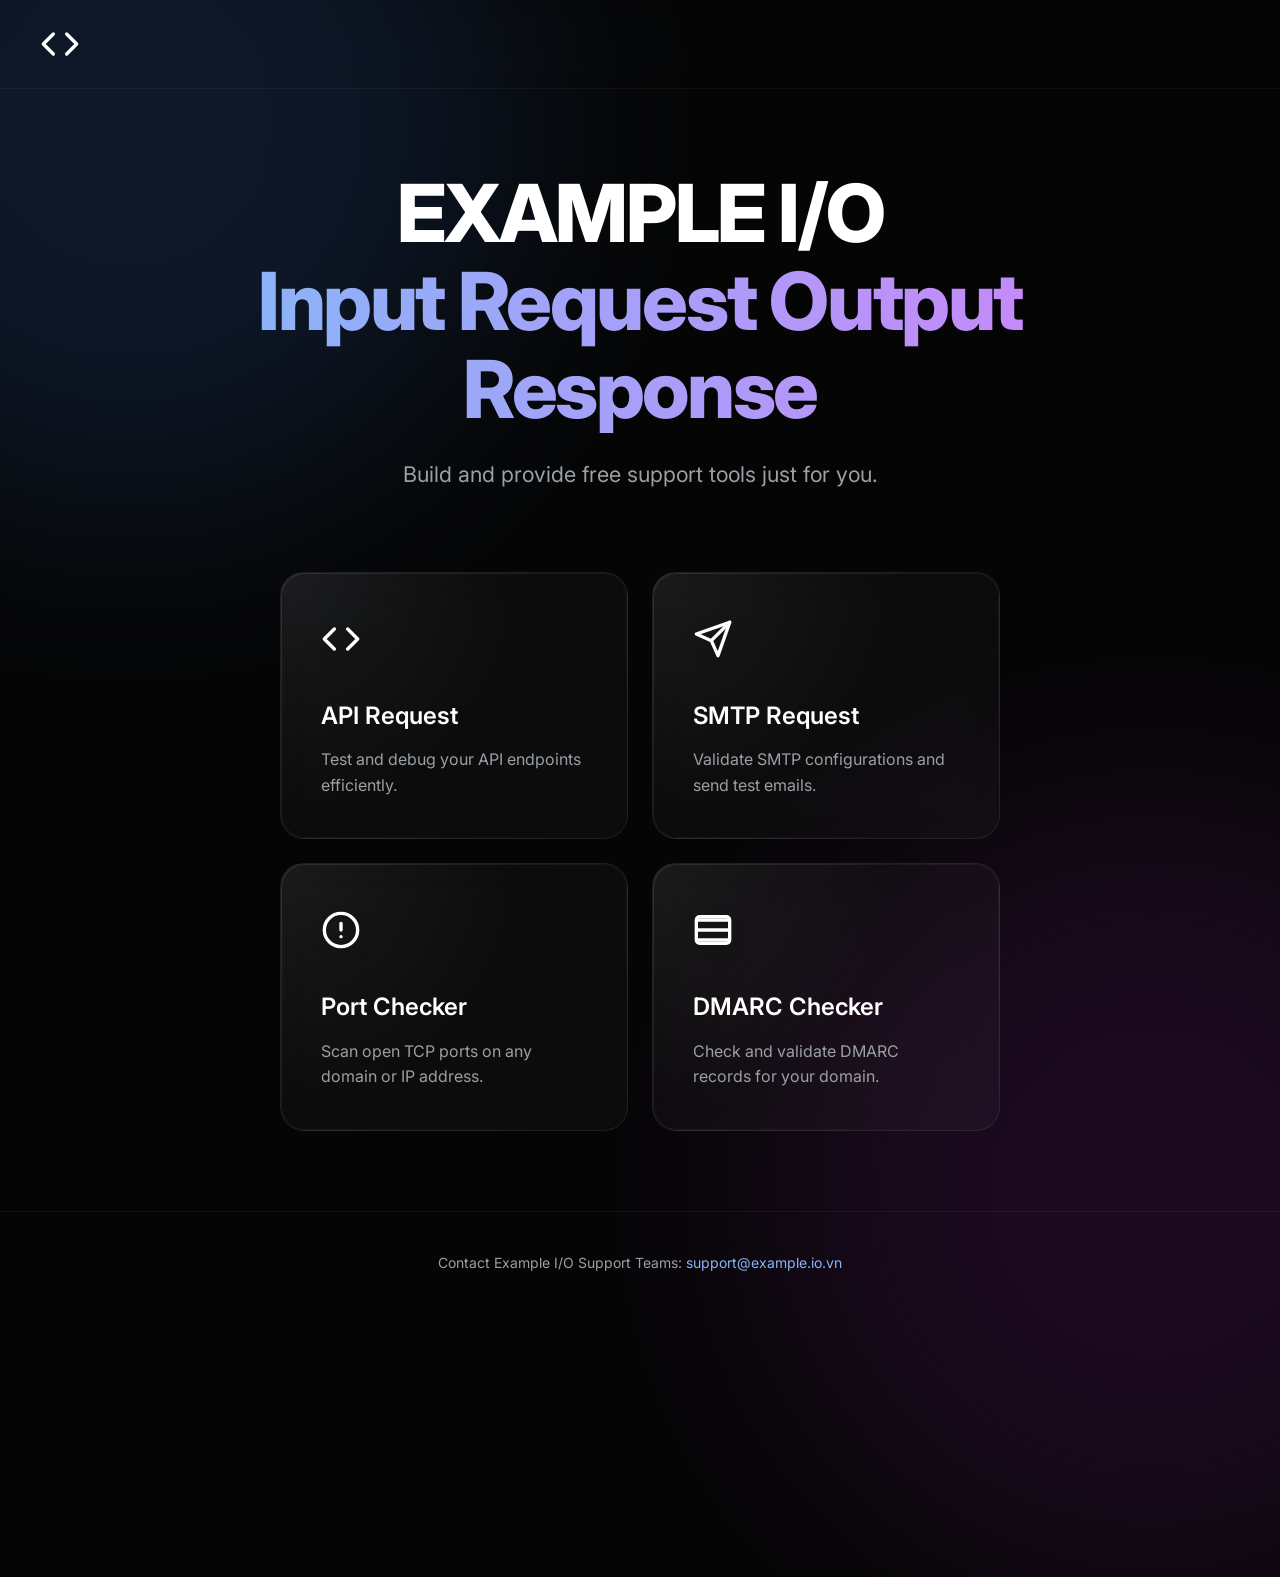
<file: index.html>
<!DOCTYPE html>
<html lang="vi">

<head>
    <meta http-equiv="Content-Type" content="text/html; charset=UTF-8">
    <meta http-equiv="X-UA-Compatible" content="IE=edge">
    <meta name="viewport" content="width=device-width, initial-scale=1">
    <title>Example I/O | API Testing</title>
    <meta name="description"
        content="Developer tools powered by AI – API Tester, SMTP Tester, Port Checker, SSL Converter.">

    <!-- SVG Favicon inline -->
    <link rel="icon"
        href="data:image/svg+xml,<svg xmlns='http://www.w3.org/2000/svg' viewBox='0 0 24 24' fill='none' stroke='%238ab4f8' stroke-width='2' stroke-linecap='round' stroke-linejoin='round'><polyline points='16 18 22 12 16 6'></polyline><polyline points='8 6 2 12 8 18'></polyline></svg>">

    <!-- Google Fonts: Inter -->
    <link rel="preconnect" href="https://fonts.googleapis.com">
    <link rel="preconnect" href="https://fonts.gstatic.com" crossorigin>
    <link href="https://fonts.googleapis.com/css2?family=Inter:wght@300;400;600;700;900&display=swap" rel="stylesheet">

    <link rel="stylesheet" href="/assets/style.css">

    <style>
        /* 4-card grid: 2 cols top, 2 cols bottom – stays balanced */
        .tools-grid {
            display: grid;
            grid-template-columns: repeat(2, 1fr);
            gap: 24px;
            width: 100%;
            max-width: 760px;
            padding: 0 20px;
        }

        @media (max-width: 640px) {
            .tools-grid {
                grid-template-columns: 1fr;
            }
        }
    </style>
</head>

<body>
    <header class="header">
        <!-- Logo nhấn → về trang chủ -->
        <a href="https://example.io.vn/" class="logo" aria-label="Về trang chủ">
            <svg xmlns="http://www.w3.org/2000/svg" width="40" height="40" viewBox="0 0 24 24" fill="none"
                stroke="currentColor" stroke-width="2" stroke-linecap="round" stroke-linejoin="round">
                <polyline points="16 18 22 12 16 6"></polyline>
                <polyline points="8 6 2 12 8 18"></polyline>
            </svg>
        </a>
    </header>

    <main class="main-content">
        <section class="hero">
            <h1 class="hero-title">EXAMPLE I/O<br><span class="highlight">Input Request Output Response</span></h1>
            <p class="hero-subtitle">Build and provide free support tools just for you.</p>
        </section>

        <section class="tools-grid">
            <!-- Card 1: API Request -->
            <a href="/api" target="_blank" class="tool-card">
                <div class="card-icon">
                    <svg xmlns="http://www.w3.org/2000/svg" width="40" height="40" viewBox="0 0 24 24" fill="none"
                        stroke="currentColor" stroke-width="2" stroke-linecap="round" stroke-linejoin="round">
                        <polyline points="16 18 22 12 16 6"></polyline>
                        <polyline points="8 6 2 12 8 18"></polyline>
                    </svg>
                </div>
                <div class="card-content">
                    <h3>API Request</h3>
                    <p>Test and debug your API endpoints efficiently.</p>
                </div>
            </a>

            <!-- Card 2: SMTP Request -->
            <a href="/smtp" target="_blank" class="tool-card">
                <div class="card-icon">
                    <svg xmlns="http://www.w3.org/2000/svg" width="40" height="40" viewBox="0 0 24 24" fill="none"
                        stroke="currentColor" stroke-width="2" stroke-linecap="round" stroke-linejoin="round">
                        <line x1="22" y1="2" x2="11" y2="13"></line>
                        <polygon points="22 2 15 22 11 13 2 9 22 2"></polygon>
                    </svg>
                </div>
                <div class="card-content">
                    <h3>SMTP Request</h3>
                    <p>Validate SMTP configurations and send test emails.</p>
                </div>
            </a>

            <!-- Card 3: Port Checker -->
            <a href="/port-checker" target="_blank" class="tool-card">
                <div class="card-icon">
                    <svg xmlns="http://www.w3.org/2000/svg" width="40" height="40" viewBox="0 0 24 24" fill="none"
                        stroke="currentColor" stroke-width="2" stroke-linecap="round" stroke-linejoin="round">
                        <circle cx="12" cy="12" r="10"></circle>
                        <line x1="12" y1="8" x2="12" y2="12"></line>
                        <line x1="12" y1="16" x2="12.01" y2="16"></line>
                    </svg>
                </div>
                <div class="card-content">
                    <h3>Port Checker</h3>
                    <p>Scan open TCP ports on any domain or IP address.</p>
                </div>
            </a>

            <!-- Card 4: DMARC Record Validation -->
            <a href="/dmarc-record-validation" target="_blank" class="tool-card">
                <div class="card-icon">
                    <svg xmlns="http://www.w3.org/2000/svg" width="40" height="40" viewBox="0 0 24 24" fill="none"
                        stroke="currentColor" stroke-width="2" stroke-linecap="round" stroke-linejoin="round">
                        <path d="M3 12h18M3 6h18M3 18h18"></path>
                        <rect x="2" y="4" width="20" height="16" rx="2"></rect>
                    </svg>
                </div>
                <div class="card-content">
                    <h3>DMARC Checker</h3>
                    <p>Check and validate DMARC records for your domain.</p>
                </div>
            </a>
        </section>
    </main>

    <footer class="footer">
        <p>Contact Example I/O Support Teams: <a
                href="mailto:support@example.io.vn">support@example.io.vn</a></p>
    </footer>

    <script src="/assets/script.js"></script>
</body>

</html>
</file>
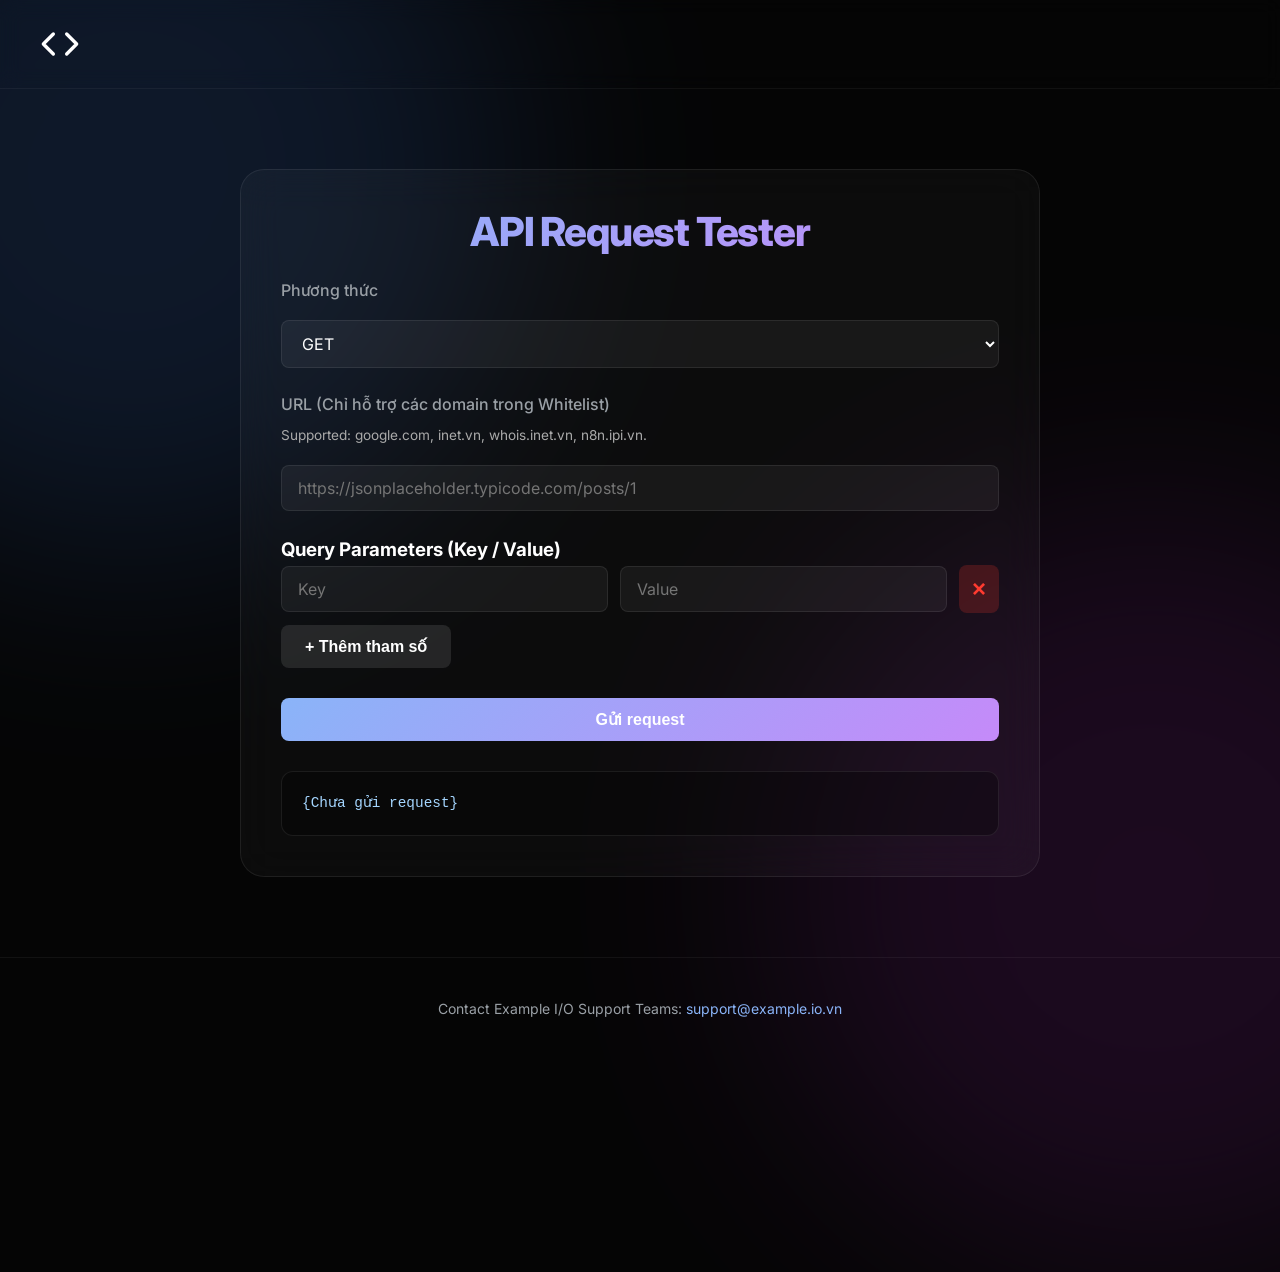
<file: api/index.html>
<!DOCTYPE html>
<html lang="vi">

<head>
    <meta charset="UTF-8">
    <meta name="viewport" content="width=device-width, initial-scale=1.0">
    <title>API Request Tester | Google Antigravity</title>
    <link rel="icon" href="data:image/svg+xml,<svg xmlns='http://www.w3.org/2000/svg' viewBox='0 0 24 24' fill='none' stroke='%238ab4f8' stroke-width='2' stroke-linecap='round' stroke-linejoin='round'><polyline points='16 18 22 12 16 6'></polyline><polyline points='8 6 2 12 8 18'></polyline></svg>">

    <!-- Google Fonts: Inter -->
    <link rel="preconnect" href="https://fonts.googleapis.com">
    <link rel="preconnect" href="https://fonts.gstatic.com" crossorigin>
    <link href="https://fonts.googleapis.com/css2?family=Inter:wght@300;400;600;700;900&display=swap" rel="stylesheet">

    <link rel="stylesheet" href="../assets/style.css?v=2">
    <style>
        /* Sub-page specifics */
        .container {
            width: 100%;
            max-width: 800px;
            background: var(--card-bg);
            border: 1px solid var(--card-border);
            border-radius: 24px;
            padding: 40px;
            backdrop-filter: blur(20px);
            -webkit-backdrop-filter: blur(20px);
            margin: 0 auto;
        }

        h2 {
            margin-bottom: 32px;
            background: var(--gradient-primary);
            -webkit-background-clip: text;
            background-clip: text;
            -webkit-text-fill-color: transparent;
        }

        .add-param-btn {
            background: rgba(255, 255, 255, 0.1);
            color: var(--text-color);
            margin-bottom: 20px;
        }

        #resultBox {
            background: rgba(0, 0, 0, 0.3);
            color: #a5d6ff;
            padding: 20px;
            border-radius: 12px;
            border: 1px solid var(--card-border);
            white-space: pre-wrap;
            /* Xuống dòng khi quá dài */
            word-break: break-word;
            /* Ngắt từ dài để không tràn */
            font-family: 'Consolas', 'Monaco', monospace;
            font-size: 0.9rem;
            margin-top: 10px;
            overflow-x: hidden;
        }
    </style>
</head>

<body>

    <header class="header">
        <a href="https://example.io.vn/" class="logo" aria-label="Về trang chủ">
            <svg xmlns="http://www.w3.org/2000/svg" width="40" height="40" viewBox="0 0 24 24" fill="none"
                stroke="currentColor" stroke-width="2" stroke-linecap="round" stroke-linejoin="round">
                <polyline points="16 18 22 12 16 6"></polyline>
                <polyline points="8 6 2 12 8 18"></polyline>
            </svg>
        </a>
    </header>

    <main class="main-content">
        <div class="container">
            <h2 class="hero-title" style="font-size: 2.5rem; text-align: center;">API Request Tester</h2>
            <div style="text-align: left;">
                <label>Phương thức</label>
                <select id="method">
                    <option value="GET">GET</option>
                    <option value="POST">POST</option>
                    <option value="PUT">PUT</option>
                    <option value="DELETE">DELETE</option>
                </select>

                <label>URL (Chỉ hỗ trợ các domain trong Whitelist)</label>
                <div style="margin-bottom: 10px; font-size: 0.85rem; color: #aaa;">
                    Supported: google.com, inet.vn, whois.inet.vn, n8n.ipi.vn.
                </div>
                <input type="text" id="url" placeholder="https://jsonplaceholder.typicode.com/posts/1">

                <h3>Query Parameters (Key / Value)</h3>

                <div id="params"></div>

                <button type="button" class="add-param-btn" onclick="addParam()">+ Thêm tham số</button>

                <div id="bodyBox">
                    <h3>Body (JSON)</h3>
                    <textarea id="body" placeholder='{"name": "John"}' rows="5"></textarea>
                </div>

                <button id="sendBtn" style="width: 100%; margin-top: 10px;">Gửi request</button>

                <h3 style="margin-top: 30px; text-align: center;"></h3>
                <pre id="resultBox">{Chưa gửi request}</pre>
            </div>
        </div>
    </main>

    <footer class="footer">
        <p>Contact Example I/O Support Teams: <a href="mailto:support@example.io.vn">support@example.io.vn</a></p>
    </footer>

    <script src="assets/js/app.js"></script>
</body>

</html>
</file>
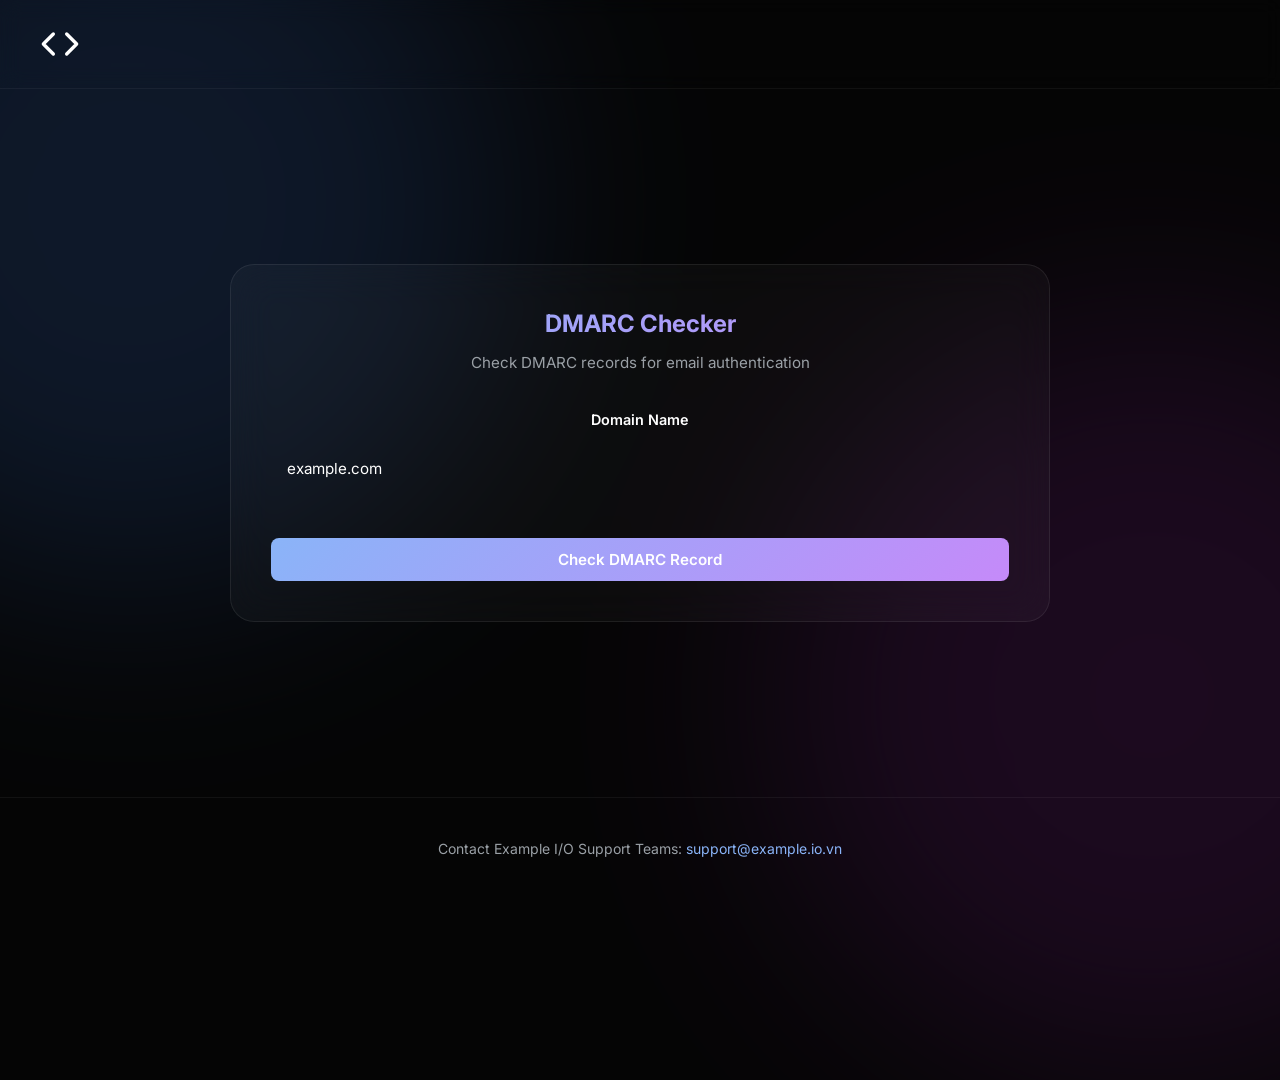
<file: dmarc-record-validation/index.html>
<!DOCTYPE html>
<html lang="vi">

<head>
    <meta charset="UTF-8">
    <meta name="viewport" content="width=device-width, initial-scale=1.0">
    <title>DMARC Checker | Example I/O</title>
    <meta name="description" content="Check DMARC records for your domain. Validate email authentication and generate DMARC policies.">

    <!-- SVG Favicon -->
    <link rel="icon" href="data:image/svg+xml,<svg xmlns='http://www.w3.org/2000/svg' viewBox='0 0 24 24' fill='none' stroke='%238ab4f8' stroke-width='2' stroke-linecap='round' stroke-linejoin='round'><path d='M3 12h18M3 6h18M3 18h18'></path><rect x='2' y='4' width='20' height='16' rx='2'></rect></svg>">

    <!-- Google Fonts: Inter -->
    <link rel="preconnect" href="https://fonts.googleapis.com">
    <link rel="preconnect" href="https://fonts.gstatic.com" crossorigin>
    <link href="https://fonts.googleapis.com/css2?family=Inter:wght@300;400;600;700;900&display=swap" rel="stylesheet">

    <link rel="stylesheet" href="../assets/style.css">
    <style>
        .container {
            width: 100%;
            max-width: 820px;
            background: var(--card-bg);
            border: 1px solid var(--card-border);
            border-radius: 24px;
            padding: 40px;
            backdrop-filter: blur(20px);
            -webkit-backdrop-filter: blur(20px);
            margin: 0 auto;
        }

        h2 {
            margin-bottom: 8px;
            background: var(--gradient-primary);
            -webkit-background-clip: text;
            background-clip: text;
            -webkit-text-fill-color: transparent;
            text-align: center;
        }

        .subtitle {
            text-align: center;
            color: var(--text-secondary);
            font-size: 0.95rem;
            margin-bottom: 32px;
        }

        .form-group {
            margin-bottom: 24px;
        }

        label {
            display: block;
            font-size: 0.9rem;
            font-weight: 600;
            margin-bottom: 8px;
            color: var(--text-primary);
        }

        input[type="text"] {
            width: 100%;
            padding: 12px 16px;
            border: 1px solid var(--input-border);
            border-radius: 8px;
            background: var(--input-bg);
            color: var(--text-primary);
            font-family: 'Inter', sans-serif;
            font-size: 0.95rem;
            transition: all 0.2s;
        }

        input[type="text"]:focus {
            outline: none;
            border-color: var(--primary-color);
            background: var(--input-bg);
            box-shadow: 0 0 0 3px rgba(138, 180, 248, 0.1);
        }

        input[type="text"]::placeholder {
            color: var(--text-tertiary);
        }

        .button-group {
            display: flex;
            gap: 12px;
            flex-direction: column;
        }

        button {
            padding: 12px 24px;
            border: none;
            border-radius: 8px;
            font-size: 0.95rem;
            font-weight: 600;
            cursor: pointer;
            transition: all 0.2s;
            font-family: 'Inter', sans-serif;
        }

        .btn-primary {
            background: var(--gradient-primary);
            color: white;
        }

        .btn-primary:hover {
            transform: translateY(-2px);
            box-shadow: 0 8px 16px rgba(138, 180, 248, 0.3);
        }

        .btn-primary:active {
            transform: translateY(0);
        }

        .btn-secondary {
            background: var(--button-secondary-bg);
            color: var(--text-primary);
            border: 1px solid var(--button-secondary-border);
        }

        .btn-secondary:hover {
            background: var(--button-secondary-hover);
        }

        .result-section {
            margin-top: 32px;
            padding-top: 32px;
            border-top: 1px solid var(--divider);
        }

        .result-section h3 {
            margin-bottom: 16px;
            color: var(--text-primary);
            font-size: 1.1rem;
        }

        .result-box {
            background: var(--code-bg);
            border: 1px solid var(--code-border);
            border-radius: 8px;
            padding: 16px;
            font-family: 'Courier New', monospace;
            font-size: 0.85rem;
            overflow-x: auto;
            color: var(--text-primary);
            white-space: pre-wrap;
            word-break: break-all;
            margin-bottom: 16px;
        }

        .status {
            display: flex;
            align-items: center;
            gap: 8px;
            padding: 12px;
            border-radius: 8px;
            margin-bottom: 16px;
            font-size: 0.95rem;
        }

        .status.success {
            background: rgba(76, 175, 80, 0.1);
            color: #4caf50;
            border: 1px solid rgba(76, 175, 80, 0.3);
        }

        .status.error {
            background: rgba(244, 67, 54, 0.1);
            color: #f44336;
            border: 1px solid rgba(244, 67, 54, 0.3);
        }

        .status.info {
            background: rgba(33, 150, 243, 0.1);
            color: #2196f3;
            border: 1px solid rgba(33, 150, 243, 0.3);
        }

        .status-icon {
            font-size: 1.2rem;
        }

        .loader {
            display: none;
            width: 20px;
            height: 20px;
            border: 2px solid var(--text-tertiary);
            border-top: 2px solid var(--primary-color);
            border-radius: 50%;
            animation: spin 0.8s linear infinite;
            margin: 0 auto;
        }

        @keyframes spin {
            0% { transform: rotate(0deg); }
            100% { transform: rotate(360deg); }
        }

        .hidden {
            display: none !important;
        }

        .dmarc-details {
            margin-top: 16px;
            padding: 16px;
            background: var(--card-bg);
            border-radius: 8px;
            border: 1px solid var(--card-border);
        }

        .dmarc-details h4 {
            margin-top: 0;
            margin-bottom: 8px;
            color: var(--text-primary);
            font-size: 0.9rem;
        }

        .dmarc-details p {
            margin: 4px 0;
            font-size: 0.85rem;
            color: var(--text-secondary);
        }

        .generate-section {
            margin-top: 24px;
            padding: 20px;
            background: rgba(138, 180, 248, 0.05);
            border: 1px solid var(--primary-color);
            border-radius: 8px;
        }

        .generate-section h4 {
            margin-top: 0;
            color: var(--text-primary);
        }

        .dmarc-example {
            background: var(--code-bg);
            padding: 12px;
            border-radius: 6px;
            font-family: 'Courier New', monospace;
            font-size: 0.8rem;
            overflow-x: auto;
            color: var(--text-primary);
            margin: 8px 0;
            line-height: 1.6;
        }
    </style>
</head>

<body>
    <header class="header">
        <a href="/" class="logo" aria-label="Về trang chủ">
            <svg xmlns="http://www.w3.org/2000/svg" width="40" height="40" viewBox="0 0 24 24" fill="none"
                stroke="currentColor" stroke-width="2" stroke-linecap="round" stroke-linejoin="round">
                <polyline points="16 18 22 12 16 6"></polyline>
                <polyline points="8 6 2 12 8 18"></polyline>
            </svg>
        </a>
    </header>

    <main class="main-content">
        <div class="container">
            <h2>DMARC Checker</h2>
            <p class="subtitle">Check DMARC records for email authentication</p>

            <div class="form-group">
                <label for="domain">Domain Name</label>
                <input type="text" id="domain" placeholder="example.com" value="">
            </div>

            <div class="button-group">
                <button class="btn-primary" id="checkBtn">Check DMARC Record</button>
            </div>

            <div class="loader" id="loader"></div>

            <!-- Result Section -->
            <div id="resultSection" class="result-section hidden">
                <div id="statusBox"></div>
                <div id="resultContent"></div>
            </div>
        </div>
    </main>

    <footer class="footer">
        <p>Contact Example I/O Support Teams: <a href="mailto:support@example.io.vn">support@example.io.vn</a></p>
    </footer>

    <script>
        const domainInput = document.getElementById('domain');
        const checkBtn = document.getElementById('checkBtn');
        const loader = document.getElementById('loader');
        const resultSection = document.getElementById('resultSection');
        const statusBox = document.getElementById('statusBox');
        const resultContent = document.getElementById('resultContent');

        checkBtn.addEventListener('click', checkDMARCRecord);
        domainInput.addEventListener('keypress', (e) => {
            if (e.key === 'Enter') checkDMARCRecord();
        });

        async function checkDMARCRecord() {
            const domain = domainInput.value.trim();
            if (!domain) {
                showError('Vui lòng nhập tên miền');
                return;
            }

            loader.style.display = 'block';
            resultSection.classList.add('hidden');
            checkBtn.disabled = true;

            try {
                const response = await fetch('check.php', {
                    method: 'POST',
                    headers: { 'Content-Type': 'application/x-www-form-urlencoded' },
                    body: 'domain=' + encodeURIComponent(domain)
                });

                const data = await response.json();
                loader.style.display = 'none';

                if (data.error) {
                    showError(data.error);
                } else if (data.found) {
                    showSuccess(data.domain, data.record);
                } else {
                    showNotFound(data.domain);
                }
            } catch (error) {
                loader.style.display = 'none';
                showError('Lỗi khi kiểm tra: ' + error.message);
            } finally {
                checkBtn.disabled = false;
            }
        }

        function showError(message) {
            resultSection.classList.remove('hidden');
            statusBox.innerHTML = `<div class="status error"><span class="status-icon">✕</span> <span>${message}</span></div>`;
            resultContent.innerHTML = '';
        }

        function showSuccess(domain, record) {
            resultSection.classList.remove('hidden');
            statusBox.innerHTML = `<div class="status success"><span class="status-icon">✓</span> <span>Tìm thấy bản ghi DMARC cho ${domain}</span></div>`;

            resultContent.innerHTML = `
                <h3>DMARC Record</h3>
                <div class="result-box">${escapeHtml(record)}</div>
                <div class="dmarc-details">
                    <h4>Các Thông Tin:</h4>
                    <p><strong>Domain:</strong> ${escapeHtml(domain)}</p>
                    <p><strong>Loại bản ghi:</strong> DNS TXT</p>
                    <p><strong>Tên bản ghi:</strong> _dmarc.${escapeHtml(domain)}</p>
                </div>
            `;
        }

        function showNotFound(domain) {
            resultSection.classList.remove('hidden');
            statusBox.innerHTML = `<div class="status info"><span class="status-icon">ℹ</span> <span>Không tìm thấy bản ghi DMARC cho ${domain}</span></div>`;

            resultContent.innerHTML = `
                <div class="generate-section">
                    <h4>📋 Tạo bản ghi DMARC</h4>
                    <p>Miền này chưa có bản ghi DMARC. Bạn có thể thêm bản ghi DMARC sau đây vào DNS:</p>
                    
                    <h4 style="margin-top: 16px;">Bản ghi DMARC cơ bản:</h4>
                    <div class="dmarc-example">v=DMARC1; p=none; rua=mailto:admin@${escapeHtml(domain)}</div>
                    
                    <h4>Bản ghi DMARC với chính sách:</h4>
                    <div class="dmarc-example">v=DMARC1; p=quarantine; rua=mailto:admin@${escapeHtml(domain)}; ruf=mailto:admin@${escapeHtml(domain)}; fo=1</div>

                    <h4>Bản ghi DMARC nghiêm ngặt:</h4>
                    <div class="dmarc-example">v=DMARC1; p=reject; rua=mailto:admin@${escapeHtml(domain)}; ruf=mailto:admin@${escapeHtml(domain)}; fo=1</div>

                    <h4>Hướng dẫn thêm DMARC vào DNS:</h4>
                    <ol style="font-size: 0.85rem; color: var(--text-secondary); margin-top: 12px;">
                        <li>Đăng nhập vào Bảng điều khiển DNS của bạn</li>
                        <li>Tạo bản ghi TXT mới</li>
                        <li>Đặt tên bản ghi là: <code style="background: var(--code-bg); padding: 2px 6px; border-radius: 4px;">_dmarc</code></li>
                        <li>Sao chép bản ghi DMARC ở trên vào giá trị TXT</li>
                        <li>Lưu thay đổi (có thể mất 24-48 giờ để cập nhật toàn cầu)</li>
                        <li>Quay lại trang này để xác nhận bản ghi đã được thêm</li>
                    </ol>
                </div>
            `;
        }

        function escapeHtml(text) {
            const div = document.createElement('div');
            div.textContent = text;
            return div.innerHTML;
        }
    </script>
</body>

</html>
</file>
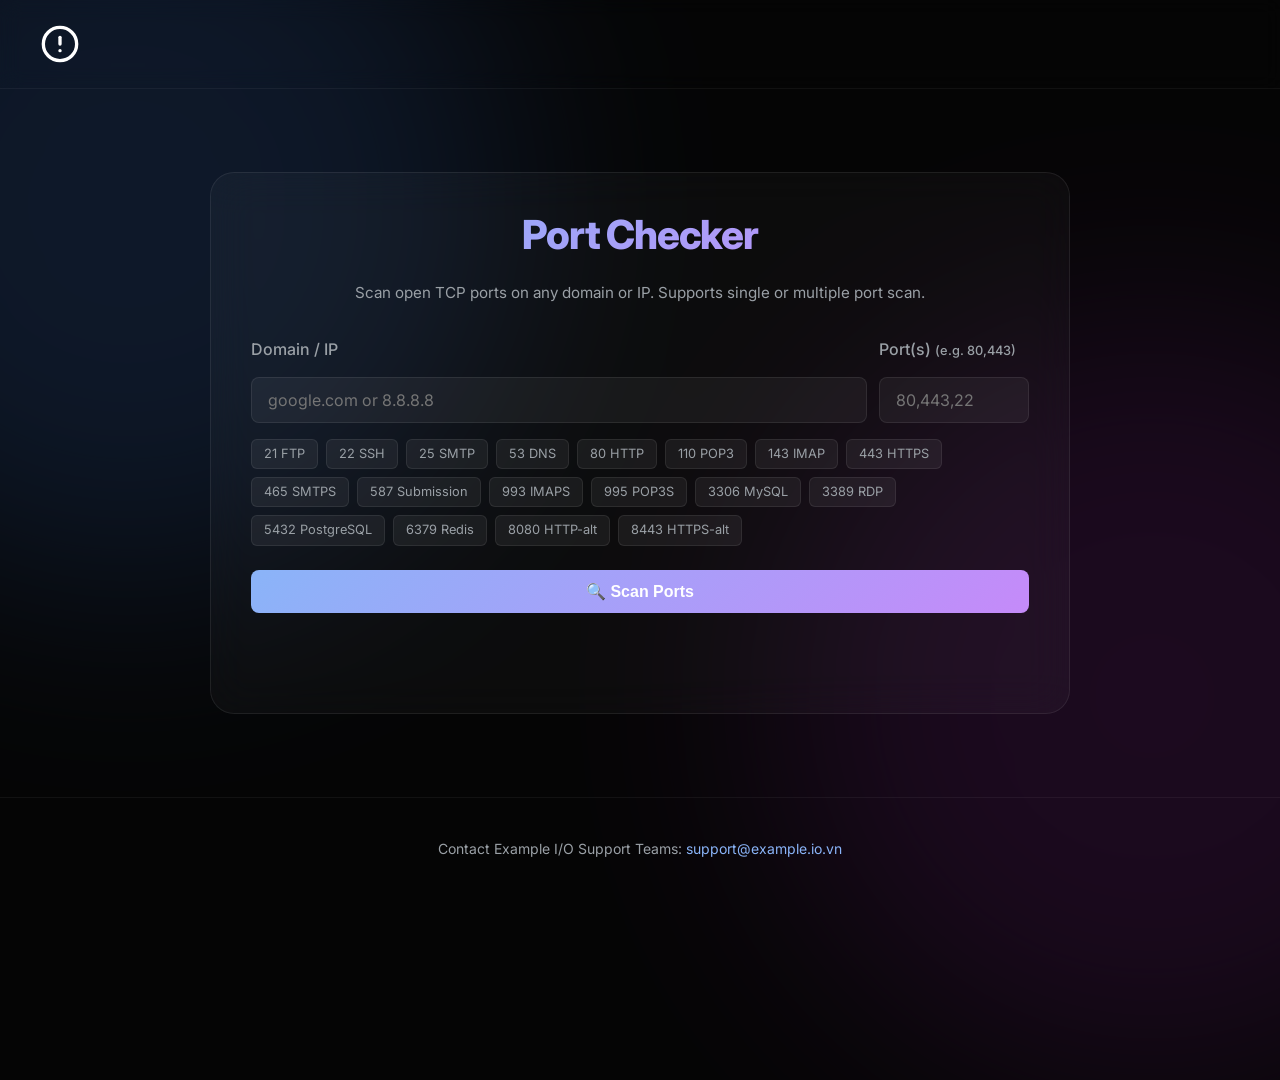
<file: port-checker/index.html>
<!DOCTYPE html>
<html lang="vi">

<head>
    <meta charset="UTF-8">
    <meta name="viewport" content="width=device-width, initial-scale=1.0">
    <title>Port Checker | Google Antigravity</title>
    <meta name="description" content="Scan open TCP ports on any domain or IP address. Works like dnschecker.org port scanner.">

    <!-- SVG Favicon -->
    <link rel="icon" href="data:image/svg+xml,<svg xmlns='http://www.w3.org/2000/svg' viewBox='0 0 24 24' fill='none' stroke='%238ab4f8' stroke-width='2' stroke-linecap='round' stroke-linejoin='round'><circle cx='12' cy='12' r='10'></circle><line x1='12' y1='8' x2='12' y2='12'></line><line x1='12' y1='16' x2='12.01' y2='16'></line></svg>">

    <!-- Google Fonts: Inter -->
    <link rel="preconnect" href="https://fonts.googleapis.com">
    <link rel="preconnect" href="https://fonts.gstatic.com" crossorigin>
    <link href="https://fonts.googleapis.com/css2?family=Inter:wght@300;400;600;700;900&display=swap" rel="stylesheet">

    <link rel="stylesheet" href="../assets/style.css">
    <style>
        .container {
            width: 100%;
            max-width: 860px;
            background: var(--card-bg);
            border: 1px solid var(--card-border);
            border-radius: 24px;
            padding: 40px;
            backdrop-filter: blur(20px);
            -webkit-backdrop-filter: blur(20px);
            margin: 0 auto;
        }

        h2 {
            margin-bottom: 8px;
            background: var(--gradient-primary);
            -webkit-background-clip: text;
            background-clip: text;
            -webkit-text-fill-color: transparent;
            text-align: center;
        }

        .subtitle {
            text-align: center;
            color: var(--text-secondary);
            font-size: 0.95rem;
            margin-bottom: 32px;
        }

        .input-row {
            display: flex;
            gap: 12px;
            align-items: flex-end;
            margin-bottom: 16px;
        }

        .input-row .field {
            flex: 1;
        }

        .input-row .field-port {
            flex: 0 0 150px;
        }

        .input-row input, .input-row select {
            margin: 6px 0 0;
        }

        /* Quick-pick port buttons */
        .quick-ports {
            display: flex;
            flex-wrap: wrap;
            gap: 8px;
            margin-bottom: 24px;
        }

        .port-tag {
            background: rgba(255,255,255,0.06);
            border: 1px solid var(--card-border);
            border-radius: 6px;
            padding: 4px 12px;
            font-size: 0.8rem;
            color: var(--text-secondary);
            cursor: pointer;
            transition: all 0.2s ease;
            user-select: none;
        }

        .port-tag:hover {
            background: rgba(138,180,248,0.12);
            border-color: var(--accent-color);
            color: var(--accent-color);
        }

        .port-tag.active {
            background: rgba(138,180,248,0.18);
            border-color: var(--accent-color);
            color: var(--accent-color);
        }

        /* Result table */
        .result-table {
            width: 100%;
            border-collapse: collapse;
            margin-top: 24px;
            font-size: 0.9rem;
        }

        .result-table th {
            text-align: left;
            padding: 10px 14px;
            border-bottom: 1px solid var(--card-border);
            color: var(--text-secondary);
            font-weight: 600;
            font-size: 0.8rem;
            text-transform: uppercase;
            letter-spacing: 0.05em;
        }

        .result-table td {
            padding: 12px 14px;
            border-bottom: 1px solid rgba(255,255,255,0.04);
            vertical-align: middle;
        }

        .badge {
            display: inline-flex;
            align-items: center;
            gap: 6px;
            padding: 4px 12px;
            border-radius: 999px;
            font-size: 0.8rem;
            font-weight: 600;
        }

        .badge-open {
            background: rgba(52, 199, 89, 0.15);
            color: #34c759;
            border: 1px solid rgba(52, 199, 89, 0.3);
        }

        .badge-closed {
            background: rgba(255, 59, 48, 0.15);
            color: #ff3b30;
            border: 1px solid rgba(255, 59, 48, 0.3);
        }

        .badge-checking {
            background: rgba(255, 204, 0, 0.12);
            color: #ffcc00;
            border: 1px solid rgba(255, 204, 0, 0.25);
        }

        .latency {
            color: var(--text-secondary);
            font-size: 0.82rem;
        }

        #scanBtn {
            min-width: 130px;
        }

        .result-area {
            min-height: 60px;
        }

        .error-msg {
            color: #ff6b6b;
            padding: 16px;
            text-align: center;
            font-size: 0.9rem;
        }

        @media (max-width: 600px) {
            .input-row { flex-direction: column; }
            .input-row .field-port { flex: 1 1 100%; }
        }
    </style>
</head>

<body>
    <header class="header">
        <a href="https://example.io.vn/" class="logo" aria-label="Về trang chủ">
            <svg xmlns="http://www.w3.org/2000/svg" width="40" height="40" viewBox="0 0 24 24" fill="none"
                stroke="currentColor" stroke-width="2" stroke-linecap="round" stroke-linejoin="round">
                <circle cx="12" cy="12" r="10"></circle>
                <line x1="12" y1="8" x2="12" y2="12"></line>
                <line x1="12" y1="16" x2="12.01" y2="16"></line>
            </svg>
        </a>
    </header>

    <main class="main-content">
        <div class="container">
            <h2 class="hero-title" style="font-size:2.5rem;">Port Checker</h2>
            <p class="subtitle">Scan open TCP ports on any domain or IP. Supports single or multiple port scan.</p>

            <div style="text-align:left;">
                <div class="input-row">
                    <div class="field">
                        <label>Domain / IP</label>
                        <input type="text" id="host" placeholder="google.com or 8.8.8.8" autocomplete="off">
                    </div>
                    <div class="field-port">
                        <label>Port(s) <span style="color:var(--text-secondary);font-size:0.8rem;">(e.g. 80,443)</span></label>
                        <input type="text" id="ports" placeholder="80,443,22">
                    </div>
                </div>

                <!-- Quick-pick common ports -->
                <div class="quick-ports" id="quickPorts">
                    <span class="port-tag" data-port="21">21 FTP</span>
                    <span class="port-tag" data-port="22">22 SSH</span>
                    <span class="port-tag" data-port="25">25 SMTP</span>
                    <span class="port-tag" data-port="53">53 DNS</span>
                    <span class="port-tag" data-port="80">80 HTTP</span>
                    <span class="port-tag" data-port="110">110 POP3</span>
                    <span class="port-tag" data-port="143">143 IMAP</span>
                    <span class="port-tag" data-port="443">443 HTTPS</span>
                    <span class="port-tag" data-port="465">465 SMTPS</span>
                    <span class="port-tag" data-port="587">587 Submission</span>
                    <span class="port-tag" data-port="993">993 IMAPS</span>
                    <span class="port-tag" data-port="995">995 POP3S</span>
                    <span class="port-tag" data-port="3306">3306 MySQL</span>
                    <span class="port-tag" data-port="3389">3389 RDP</span>
                    <span class="port-tag" data-port="5432">5432 PostgreSQL</span>
                    <span class="port-tag" data-port="6379">6379 Redis</span>
                    <span class="port-tag" data-port="8080">8080 HTTP-alt</span>
                    <span class="port-tag" data-port="8443">8443 HTTPS-alt</span>
                </div>

                <button id="scanBtn" onclick="startScan()" style="width:100%;">🔍 Scan Ports</button>

                <div class="result-area" id="resultArea"></div>
            </div>
        </div>
    </main>

    <footer class="footer">
        <p>Contact Example I/O Support Teams: <a href="mailto:support@example.io.vn">support@example.io.vn</a></p>
    </footer>

    <script src="../assets/script.js"></script>
    <script>
        // Quick-pick tags toggle
        document.querySelectorAll('.port-tag').forEach(tag => {
            tag.addEventListener('click', () => {
                const port = tag.dataset.port;
                const portsInput = document.getElementById('ports');
                const current = portsInput.value.split(',').map(p => p.trim()).filter(Boolean);

                if (tag.classList.contains('active')) {
                    const updated = current.filter(p => p !== port);
                    portsInput.value = updated.join(',');
                    tag.classList.remove('active');
                } else {
                    current.push(port);
                    portsInput.value = current.join(',');
                    tag.classList.add('active');
                }
            });
        });

        // Enter key → Scan
        ['host', 'ports'].forEach(id => {
            document.getElementById(id).addEventListener('keydown', e => {
                if (e.key === 'Enter') startScan();
            });
        });

        async function startScan() {
            const host = document.getElementById('host').value.trim();
            const portsRaw = document.getElementById('ports').value.trim();
            const resultArea = document.getElementById('resultArea');
            const btn = document.getElementById('scanBtn');

            if (!host) { resultArea.innerHTML = '<p class="error-msg">⚠️ Vui lòng nhập Domain hoặc IP.</p>'; return; }
            if (!portsRaw) { resultArea.innerHTML = '<p class="error-msg">⚠️ Vui lòng nhập ít nhất một port.</p>'; return; }

            // Parse & validate ports
            const ports = [...new Set(
                portsRaw.split(',')
                    .map(p => parseInt(p.trim(), 10))
                    .filter(p => !isNaN(p) && p >= 1 && p <= 65535)
            )];

            if (ports.length === 0) { resultArea.innerHTML = '<p class="error-msg">⚠️ Không có port hợp lệ (range: 1–65535).</p>'; return; }
            if (ports.length > 20) { resultArea.innerHTML = '<p class="error-msg">⚠️ Tối đa 20 ports mỗi lần scan.</p>'; return; }

            btn.disabled = true;
            btn.textContent = '⏳ Scanning...';

            // Build initial "checking" table
            resultArea.innerHTML = buildTable(host, ports.map(port => ({ port, status: 'checking', latency: null })));

            // Scan each port concurrently
            const promises = ports.map(port => checkPort(host, port));
            const results = await Promise.all(promises);

            // Update table with results
            resultArea.innerHTML = buildTable(host, results);
            btn.disabled = false;
            btn.textContent = '🔍 Scan Ports';
        }

        async function checkPort(host, port) {
            try {
                const res = await fetch('check.php', {
                    method: 'POST',
                    headers: { 'Content-Type': 'application/json' },
                    body: JSON.stringify({ host, port })
                });

                // Đọc raw text trước để debug nếu không phải JSON
                const text = await res.text();
                let data;
                try {
                    data = JSON.parse(text);
                } catch {
                    // Server trả HTML (lỗi PHP / 500 / 403)
                    console.error('check.php non-JSON response:', text.substring(0, 200));
                    return { port, status: 'error', message: 'Server error (HTTP ' + res.status + ')', latency: null };
                }

                if (data.error) return { port, status: 'error', message: data.error, latency: null };
                return { port, status: data.open ? 'open' : 'closed', latency: data.latency_ms };
            } catch (e) {
                return { port, status: 'error', message: 'Network error: ' + e.message, latency: null };
            }
        }

        function buildTable(host, results) {
            const SERVICE_MAP = {
                21:'FTP', 22:'SSH', 23:'Telnet', 25:'SMTP', 53:'DNS', 80:'HTTP',
                110:'POP3', 143:'IMAP', 443:'HTTPS', 465:'SMTPS', 587:'Submission',
                993:'IMAPS', 995:'POP3S', 3306:'MySQL', 3389:'RDP',
                5432:'PostgreSQL', 6379:'Redis', 8080:'HTTP-alt', 8443:'HTTPS-alt'
            };

            let rows = results.map(r => {
                let badge = '';
                if (r.status === 'checking') {
                    badge = '<span class="badge badge-checking">⏳ Checking...</span>';
                } else if (r.status === 'open') {
                    badge = '<span class="badge badge-open">✔ Open</span>';
                } else if (r.status === 'closed') {
                    badge = '<span class="badge badge-closed">✖ Closed</span>';
                } else {
                    badge = `<span class="badge badge-closed">⚠ ${r.message || 'Error'}</span>`;
                }
                const latencyCell = r.latency !== null ? `<span class="latency">${r.latency} ms</span>` : '—';
                const service = SERVICE_MAP[r.port] || '—';
                return `<tr>
                    <td><strong>${r.port}</strong></td>
                    <td style="color:var(--text-secondary)">${service}</td>
                    <td>${badge}</td>
                    <td>${latencyCell}</td>
                </tr>`;
            }).join('');

            return `
            <table class="result-table">
                <thead>
                    <tr>
                        <th>Port</th>
                        <th>Service</th>
                        <th>Status</th>
                        <th>Latency</th>
                    </tr>
                </thead>
                <tbody>${rows}</tbody>
            </table>`;
        }
    </script>
</body>

</html>
</file>
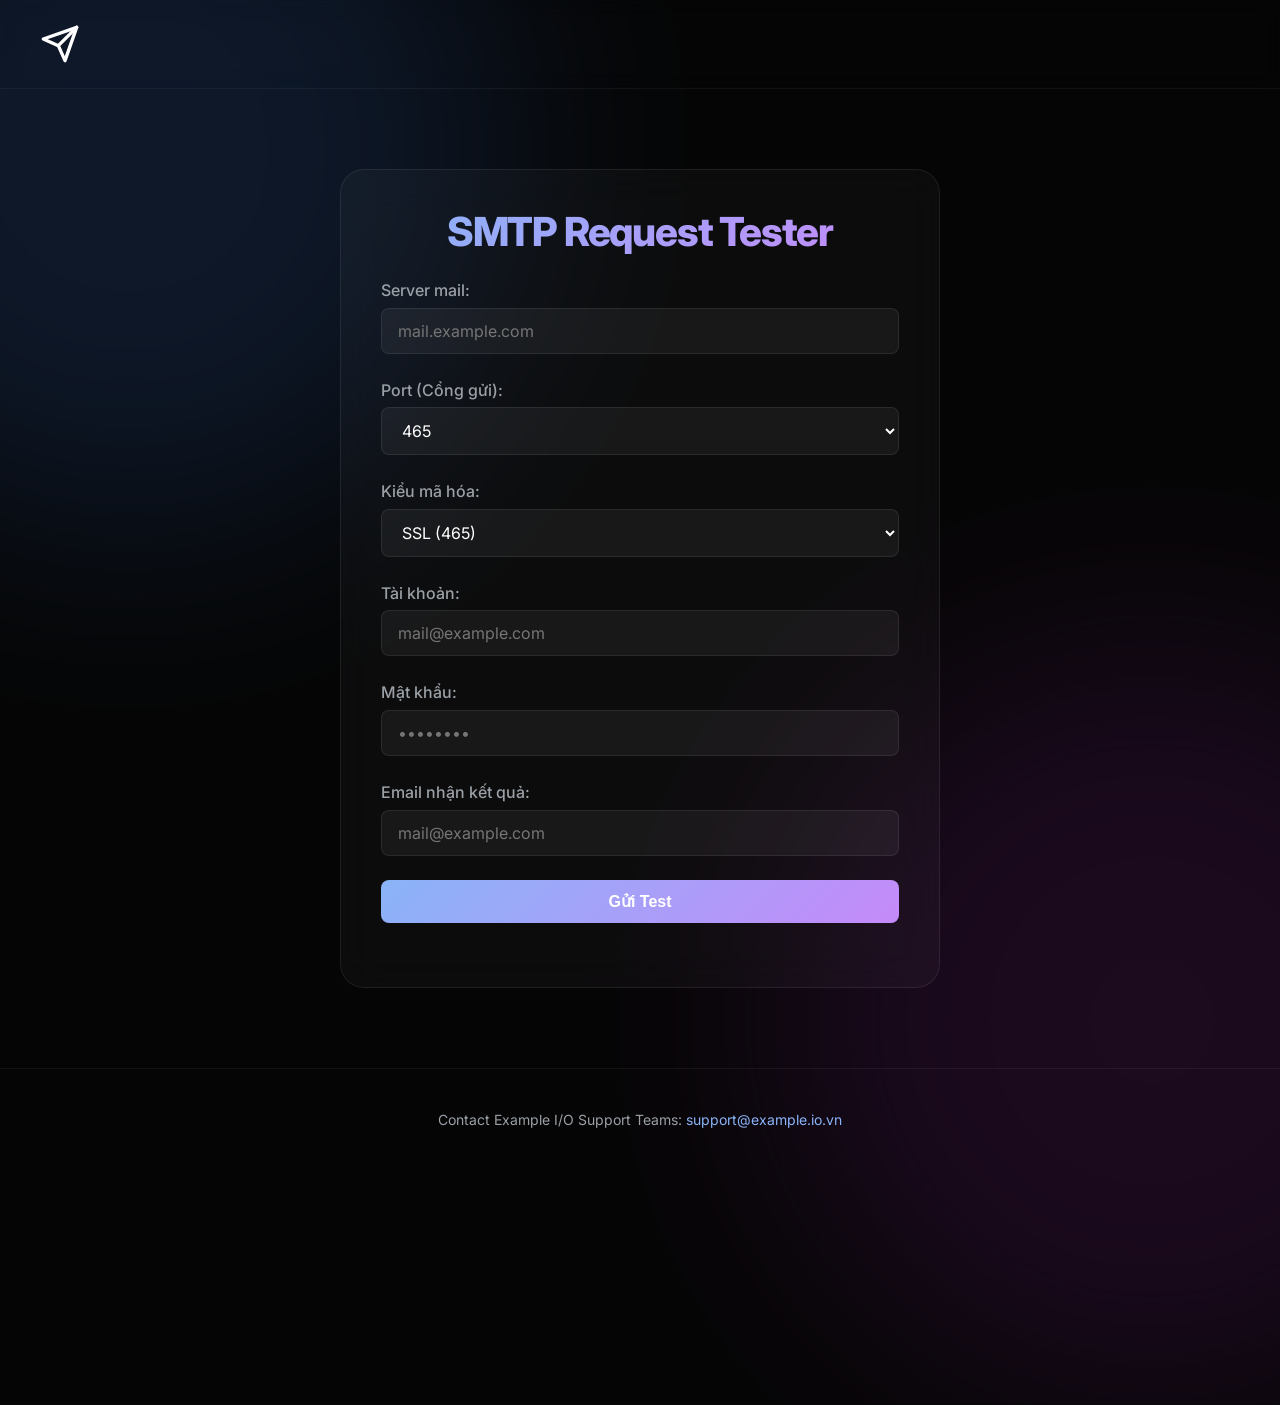
<file: smtp/index.html>
<!DOCTYPE html>
<html lang="vi">

<head>
    <meta charset="UTF-8">
    <meta name="viewport" content="width=device-width, initial-scale=1.0">
    <title>SMTP Request Tester | Google Antigravity</title>
    <link rel="icon" href="data:image/svg+xml,<svg xmlns='http://www.w3.org/2000/svg' viewBox='0 0 24 24' fill='none' stroke='%238ab4f8' stroke-width='2' stroke-linecap='round' stroke-linejoin='round'><line x1='22' y1='2' x2='11' y2='13'></line><polygon points='22 2 15 22 11 13 2 9 22 2'></polygon></svg>">

    <!-- Google Fonts: Inter -->
    <link rel="preconnect" href="https://fonts.googleapis.com">
    <link rel="preconnect" href="https://fonts.gstatic.com" crossorigin>
    <link href="https://fonts.googleapis.com/css2?family=Inter:wght@300;400;600;700;900&display=swap" rel="stylesheet">

    <link rel="stylesheet" href="../assets/style.css?v=2">
    <style>
        /* Sub-page specifics */
        .container {
            width: 100%;
            max-width: 600px;
            background: var(--card-bg);
            border: 1px solid var(--card-border);
            border-radius: 24px;
            padding: 40px;
            backdrop-filter: blur(20px);
            -webkit-backdrop-filter: blur(20px);
            margin: 0 auto;
        }

        h2 {
            margin-bottom: 32px;
            background: var(--gradient-primary);
            -webkit-background-clip: text;
            background-clip: text;
            -webkit-text-fill-color: transparent;
            text-align: center;
        }

        .form-group {
            margin-bottom: 12px;
            text-align: left;
        }

        .form-group label {
            margin-bottom: 0;
            display: block;
        }

        .form-group input,
        .form-group select {
            margin-top: 4px;
            margin-bottom: 12px;
        }
    </style>
</head>

<body>

    <header class="header">
        <a href="https://example.io.vn/" class="logo" aria-label="Về trang chủ">
            <svg xmlns="http://www.w3.org/2000/svg" width="40" height="40" viewBox="0 0 24 24" fill="none" stroke="currentColor"
                stroke-width="2" stroke-linecap="round" stroke-linejoin="round">
                <line x1="22" y1="2" x2="11" y2="13"></line>
                <polygon points="22 2 15 22 11 13 2 9 22 2"></polygon>
            </svg>
        </a>
    </header>

    <main class="main-content">
        <div class="container">
            <h2 class="hero-title" style="font-size: 2.5rem;">SMTP Request Tester</h2>

            <form id="smtp-form">
                <div class="form-group">
                    <label>Server mail:</label>
                    <input type="text" name="smtp_host" placeholder="mail.example.com" required>
                </div>

                <div class="form-group">
                    <label>Port (Cổng gửi):</label>
                    <select name="smtp_port" required>
                        <option value="465">465</option>
                        <option value="587">587</option>
                        <option value="25">25</option>
                    </select>
                </div>

                <div class="form-group">
                    <label>Kiểu mã hóa:</label>
                    <select name="smtp_secure">
                        <option value="ssl">SSL (465)</option>
                        <option value="tls">TLS (587)</option>
                        <option value="">None</option>
                    </select>
                </div>

                <div class="form-group">
                    <label>Tài khoản:</label>
                    <input type="text" name="smtp_user" placeholder="mail@example.com" required>
                </div>

                <div class="form-group">
                    <label>Mật khẩu:</label>
                    <input type="password" name="smtp_pass" placeholder="••••••••" required>
                </div>

                <div class="form-group">
                    <label>Email nhận kết quả:</label>
                    <input type="email" name="to" placeholder="mail@example.com" required>
                </div>

                <button type="submit" style="width: 100%;">Gửi Test</button>
            </form>

            <div id="result" style="margin-top: 24px; text-align: center; font-weight: 500;"></div>
        </div>
    </main>

    <footer class="footer">
        <p>Contact Example I/O Support Teams: <a href="mailto:support@example.io.vn">support@example.io.vn</a></p>
    </footer>

    <script>
        document.getElementById('smtp-form').addEventListener('submit', function (e) {
            e.preventDefault(); // ngăn form reload

            const form = e.target;
            const formData = new FormData(form);
            const resultDiv = document.getElementById('result');
            resultDiv.innerHTML = "⏳ Đang gửi...";
            resultDiv.style.color = "var(--text-secondary)";

            fetch('send_email.php', {
                method: 'POST',
                body: formData
            })
                .then(response => response.text())
                .then(data => {
                    resultDiv.innerHTML = data;
                    resultDiv.style.color = "var(--text-color)";
                })
                .catch(error => {
                    resultDiv.innerHTML = `❌ Lỗi: ${error}`;
                    resultDiv.style.color = "#ff6b6b";
                });
        });
    </script>
</body>

</html>
</file>
<file: assets/style.css>
:root {
    --bg-color: #050505;
    --text-color: #ffffff;
    --text-secondary: #9aa0a6;
    --accent-color: #8ab4f8;
    --card-bg: rgba(255, 255, 255, 0.03);
    --card-border: rgba(255, 255, 255, 0.08);
    --card-hover-bg: rgba(255, 255, 255, 0.06);
    --card-hover-border: rgba(255, 255, 255, 0.15);
    --font-primary: 'Inter', system-ui, -apple-system, sans-serif;
    --gradient-primary: linear-gradient(135deg, #8ab4f8 0%, #c58af9 100%);
    --blob-1: #4285f4;
    --blob-2: #9c27b0;
}

* {
    box-sizing: border-box;
    margin: 0;
    padding: 0;
}

body {
    background-color: var(--bg-color);
    color: var(--text-color);
    font-family: var(--font-primary);
    line-height: 1.6;
    display: flex;
    flex-direction: column;
    min-height: 100vh;
    overflow-x: hidden;
    position: relative;
}

/* Dynamic Background */
body::before,
body::after {
    content: '';
    position: absolute;
    width: 60vw;
    height: 60vw;
    border-radius: 50%;
    filter: blur(120px);
    opacity: 0.15;
    z-index: -1;
    animation: float 20s infinite alternate ease-in-out;
}

body::before {
    background: var(--blob-1);
    top: -20%;
    left: -20%;
}

body::after {
    background: var(--blob-2);
    bottom: -20%;
    right: -20%;
    animation-delay: -10s;
}

@keyframes float {
    0% {
        transform: translate(0, 0) scale(1);
    }

    100% {
        transform: translate(10%, 10%) scale(1.1);
    }
}

a {
    text-decoration: none;
    color: inherit;
    transition: color 0.2s ease;
}

/* Header */
.header {
    padding: 24px 40px;
    display: flex;
    justify-content: space-between;
    align-items: center;
    position: sticky;
    top: 0;
    z-index: 100;
    backdrop-filter: blur(10px);
    -webkit-backdrop-filter: blur(10px);
    border-bottom: 1px solid rgba(255, 255, 255, 0.05);
}

.logo {
    font-size: 1.1rem;
    font-weight: 600;
    color: var(--text-color);
    letter-spacing: -0.01em;
    display: flex;
    align-items: center;
    gap: 8px;
    text-decoration: none;
    outline: none;
    transition: opacity 0.2s ease;
}

.logo:hover {
    opacity: 0.75;
}

/* Main Content */
.main-content {
    flex: 1;
    display: flex;
    flex-direction: column;
    align-items: center;
    justify-content: center;
    padding: 80px 20px;
    text-align: center;
    position: relative;
    z-index: 1;
}

/* Hero Section */
.hero {
    margin-bottom: 80px;
    max-width: 800px;
}

.hero-title {
    font-size: clamp(3rem, 8vw, 5rem);
    font-weight: 800;
    line-height: 1.1;
    margin-bottom: 24px;
    letter-spacing: -0.03em;
    animation: fadeSlideUp 0.8s ease-out;
}

.hero-title .highlight {
    background: linear-gradient(90deg, #8ab4f8, #c58af9, #8ab4f8);
    background-size: 200% auto;
    -webkit-background-clip: text;
    background-clip: text;
    -webkit-text-fill-color: transparent;
    display: block;
    animation: shine 4s linear infinite;
}

@keyframes shine {
    to {
        background-position: 200% center;
    }
}

.hero-subtitle {
    font-size: clamp(1.1rem, 2vw, 1.35rem);
    color: var(--text-secondary);
    font-weight: 400;
    max-width: 600px;
    margin: 0 auto;
    animation: fadeSlideUp 0.8s ease-out 0.2s backwards;
}

/* Tools Grid */
.tools-grid {
    display: grid;
    grid-template-columns: repeat(auto-fit, minmax(300px, 1fr));
    gap: 24px;
    width: 100%;
    max-width: 900px;
    padding: 0 20px;
}

.tool-card {
    background: var(--card-bg);
    border: 1px solid var(--card-border);
    border-radius: 24px;
    padding: 40px;
    transition: all 0.4s cubic-bezier(0.175, 0.885, 0.32, 1.275);
    display: flex;
    flex-direction: column;
    align-items: flex-start;
    text-align: left;
    backdrop-filter: blur(20px);
    -webkit-backdrop-filter: blur(20px);
    position: relative;
    overflow: hidden;
    /* Spotlight Effect */
    background: radial-gradient(600px circle at var(--mouse-x, 0) var(--mouse-y, 0),
            rgba(255, 255, 255, 0.06),
            transparent 40%), var(--card-bg);

    animation: fadeSlideUp 0.8s ease-out 0.4s backwards;
}

/* Form Elements */
input,
select,
textarea {
    width: 100%;
    padding: 12px 16px;
    margin: 8px 0 24px;
    background: rgba(255, 255, 255, 0.05);
    border: 1px solid var(--card-border);
    border-radius: 8px;
    color: var(--text-color);
    font-family: var(--font-primary);
    font-size: 1rem;
    transition: all 0.3s ease;
}

/* Fix for select options text color on Windows */
select option {
    background-color: #202124;
    /* Dark background */
    color: #ffffff;
    /* White text */
}

input:focus,
select:focus,
textarea:focus {
    outline: none;
    border-color: var(--accent-color);
    background: rgba(255, 255, 255, 0.1);
}

/* API Params Row Layout */
.param-row {
    display: flex;
    gap: 12px;
    align-items: center;
    margin-bottom: 12px;
}

.param-row input {
    margin: 0;
    width: auto;
    /* Reset width */
    flex: 1;
    min-width: 0;
    /* Prevent overflow */
}

.param-row .remove-btn {
    width: 40px;
    padding: 0;
    height: 48px;
    /* Match input height roughly */
    display: flex;
    align-items: center;
    justify-content: center;
    background: rgba(255, 59, 48, 0.2);
    color: #ff3b30;
    font-size: 1.5rem;
    line-height: 1;
}

.param-row .remove-btn:hover {
    background: rgba(255, 59, 48, 0.4);
    transform: none;
}

button {
    background: var(--gradient-primary);
    color: white;
    border: none;
    padding: 12px 24px;
    border-radius: 8px;
    font-size: 1rem;
    font-weight: 600;
    cursor: pointer;
    transition: transform 0.2s ease, opacity 0.2s ease;
}

button:hover {
    transform: translateY(-2px);
    opacity: 0.9;
}

label {
    display: block;
    margin-bottom: 8px;
    color: var(--text-secondary);
    font-weight: 500;
}

/* SMTP Form Layout - Reverted to Stacked */
.form-group {
    margin-bottom: 20px;
}


/* Staggered animation */
.tool-card:nth-child(2) {
    animation-delay: 0.5s;
}

.tool-card:nth-child(3) {
    animation-delay: 0.6s;
}

.tool-card::before {
    content: '';
    position: absolute;
    top: 0;
    left: 0;
    right: 0;
    bottom: 0;
    border-radius: 24px;
    padding: 1px;
    background: linear-gradient(135deg, rgba(255, 255, 255, 0.1), rgba(255, 255, 255, 0));
    -webkit-mask: linear-gradient(#fff 0 0) content-box, linear-gradient(#fff 0 0);
    mask: linear-gradient(#fff 0 0) content-box, linear-gradient(#fff 0 0);
    -webkit-mask-composite: xor;
    mask-composite: exclude;
    pointer-events: none;
}

.tool-card:hover {
    background: var(--card-hover-bg);
    border-color: var(--card-hover-border);
    transform: translateY(-8px);
    box-shadow: 0 20px 40px -10px rgba(0, 0, 0, 0.3);
}

.card-icon {
    font-size: 2.5rem;
    margin-bottom: 20px;
    filter: drop-shadow(0 4px 8px rgba(0, 0, 0, 0.2));
}

.card-content h3 {
    font-size: 1.5rem;
    font-weight: 600;
    margin-bottom: 12px;
    color: var(--text-color);
}

.card-content p {
    font-size: 1rem;
    color: var(--text-secondary);
    line-height: 1.6;
}

/* Footer */
.footer {
    padding: 40px 20px;
    text-align: center;
    color: var(--text-secondary);
    font-size: 0.875rem;
    border-top: 1px solid rgba(255, 255, 255, 0.05);
    margin-top: auto;
}

.footer a {
    color: var(--accent-color);
    position: relative;
}

.footer a::after {
    content: '';
    position: absolute;
    bottom: -2px;
    left: 0;
    width: 0;
    height: 1px;
    background: currentColor;
    transition: width 0.3s ease;
}

.footer a:hover::after {
    width: 100%;
}

/* Animations */
@keyframes fadeSlideUp {
    from {
        opacity: 0;
        transform: translateY(30px);
    }

    to {
        opacity: 1;
        transform: translateY(0);
    }
}

/* Mobile Responsive */
@media (max-width: 600px) {
    .header {
        padding: 20px;
    }

    .hero-title {
        font-size: 3rem;
    }

    .tools-grid {
        grid-template-columns: 1fr;
    }

    .tool-card {
        padding: 30px;
    }
}
</file>
